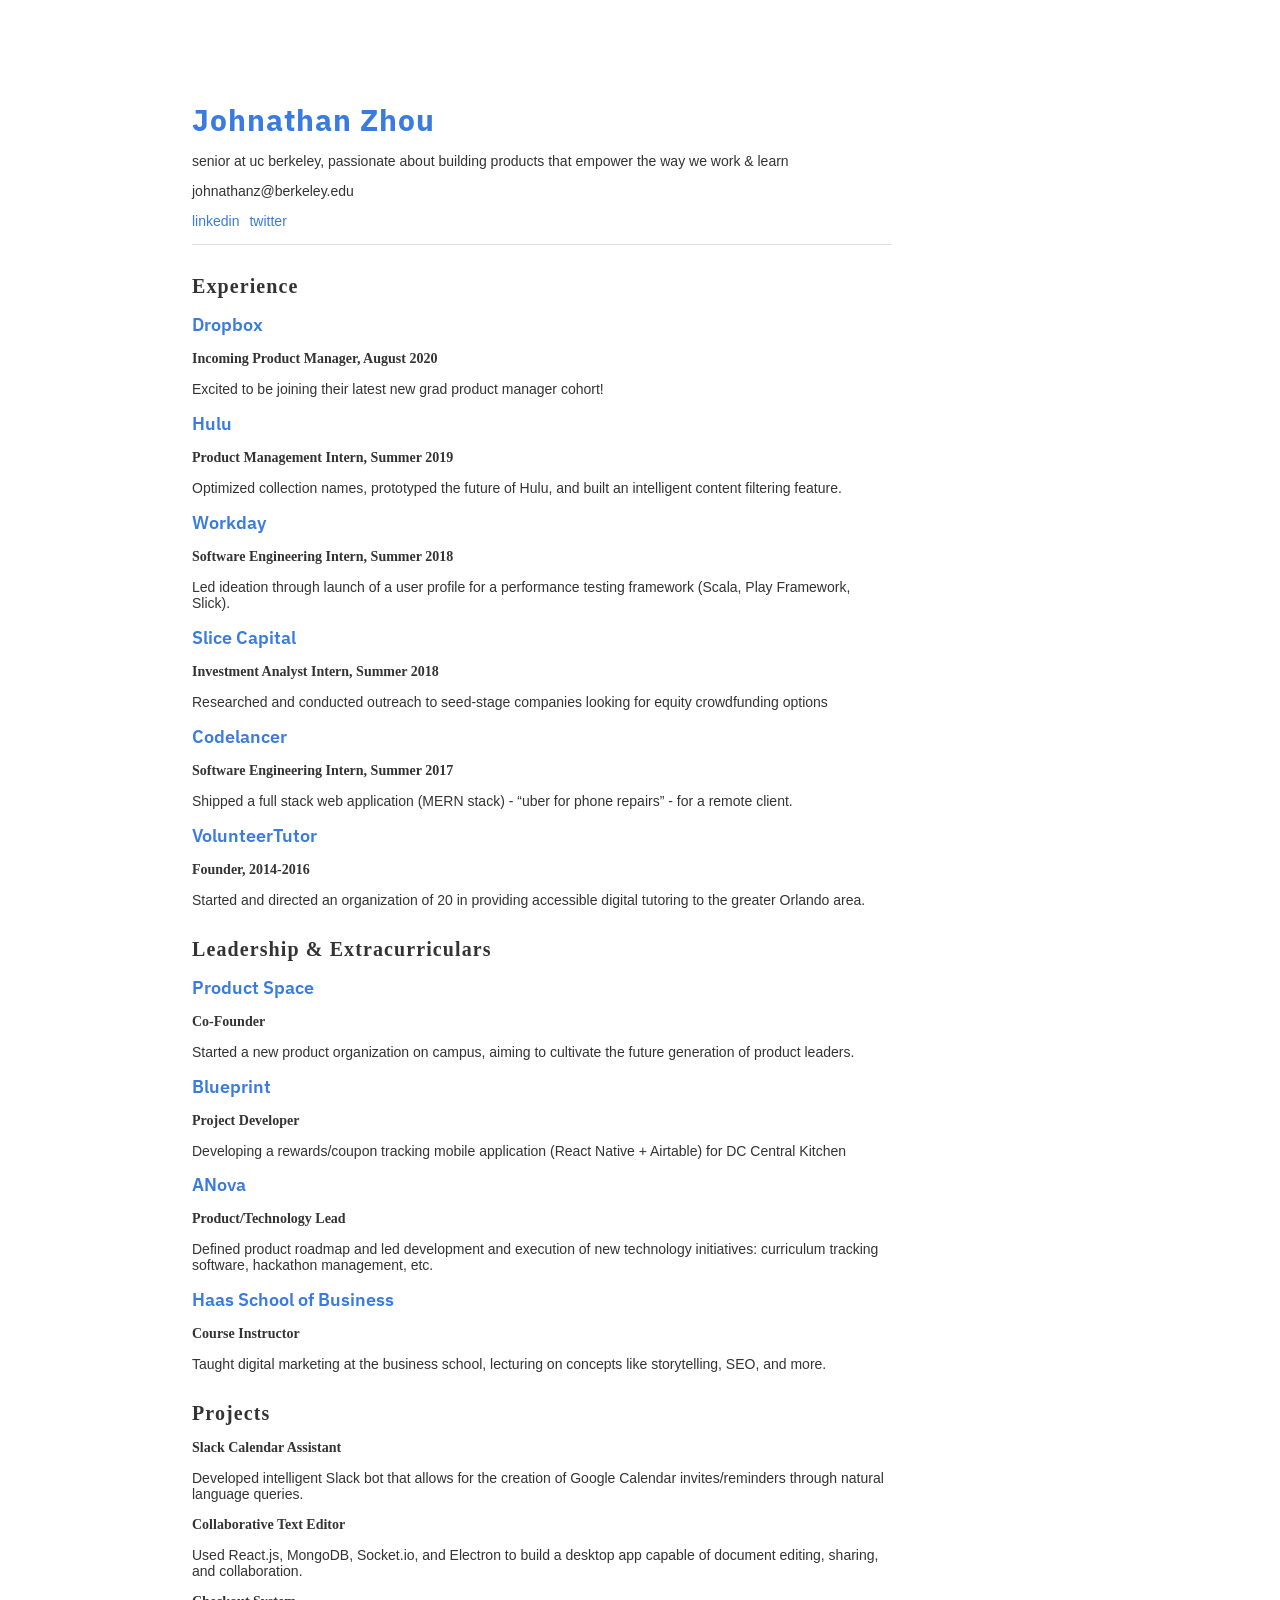
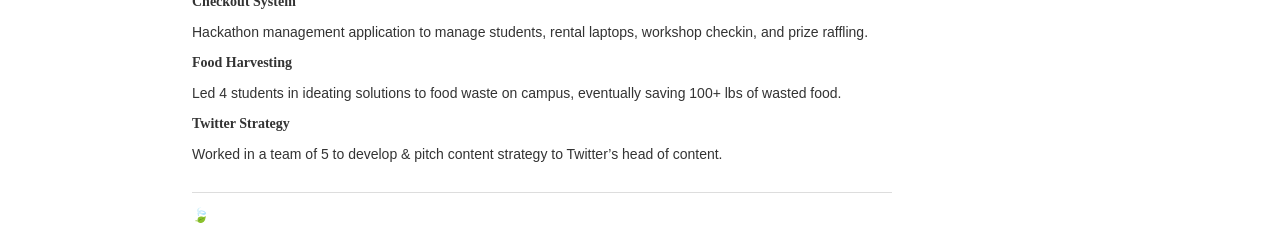
<file: index.html>
<!-- Meta -->
<meta http-equiv="Content-Type" content="text/html; charset=UTF-8" />
<meta name="viewport" content="width=device-width, initial-scale=1.0, maximum-scale=1.0, user-scalable=0" />
<!-- For Google Site Verification -->
<!-- <meta name="google-site-verification" content="YuTOY7X219K3nDFGQhK0ZhWAs9W1rGL5djqGtCT5RRY" /> -->

<!-- Meta: For LinkedIn -->
<meta property='og:title' content="Johnathan Zhou" />
<meta property='og:image' content="https://ibb.co/ckx13H" />
<meta property='og:description' content="Johnathan Zhou's personal website" />
<meta property='og:url' content="https://johnathanzhou.com" />

<!-- Title -->
<title>Johnathan Zhou </title>

<link rel="shortcut icon" href="./fav.jpg">
<link rel="apple-touch-icon" href="./fav.jpg">
<link rel="apple-touch-icon" sizes="76x76" href="./fav.jpg">

<html>
  <head></head>
  <script></script>
  <link href="https://fonts.googleapis.com/css?family=IBM+Plex+Sans&display=swap" rel="stylesheet">
  <link href="https://rsms.me/inter/inter.css" rel="stylesheet">
  <link rel="stylesheet" href="./assets/css/main.css">
  <body>
    <header>
    </header>
    <div class="title"><a href="https://johnathanzhou.com">Johnathan Zhou</a></div>
    <p>senior at uc berkeley, passionate about building products that empower the way we work & learn</p>
    <p>johnathanz@berkeley.edu </p>
    <div class="links">
      <a target="_blank" href="https://linkedin.com/in/johnathanz">linkedin</a>
      <a target="_blank" href="https://twitter.com/johnathanzhou">twitter</a>
    </div>
    <h1>Experience</h1>
    <h2><a target="_blank" href="https://dropbox.com">Dropbox</a></h2>
    <h3>Incoming Product Manager, August 2020</h3>
    <p>Excited to be joining their latest new grad product manager cohort!</p>
    <h2><a target="_blank" href="https://hulu.com">Hulu</a></h2>
    <h3>Product Management Intern, Summer 2019</h3>
    <p>Optimized collection names, prototyped the future of Hulu, and built an intelligent content filtering feature.</p>
    <h2><a target="_blank" href="https://workday.com">Workday</a></h2>
    <h3>Software Engineering Intern, Summer 2018</h3>
    <p>Led ideation through launch of a user profile for a performance testing framework (Scala, Play Framework, Slick).</p>
    <h2><a target="_blank" href="https://slice.capital">Slice Capital</a></h2>
    <h3>Investment Analyst Intern, Summer 2018</h3>
    <p>Researched and conducted outreach to seed-stage companies looking for equity crowdfunding options</p>
    <h2><a href="#">Codelancer</a></h2>
    <h3>Software Engineering Intern, Summer 2017</h3>
    <p>Shipped a full stack web application (MERN stack) -  “uber for phone repairs” - for a remote client.</p>
    <h2><a href="#">VolunteerTutor</a></h2>
    <h3>Founder, 2014-2016</h3>
    <p>Started and directed an organization of 20 in providing accessible digital tutoring to the greater Orlando area.</p>
    <h1>Leadership & Extracurriculars</h1>
    <h2><a target="_blank" href="https://productspace.org">Product Space</a></h2>
    <h3>Co-Founder</h3>
    <p>Started a new product organization on campus, aiming to cultivate the future generation of product leaders.</p>
    <h2><a target="_blank" href="https://calblueprint.org">Blueprint</a></h2>
    <h3>Project Developer</h3>
    <p>Developing a rewards/coupon tracking mobile application (React Native + Airtable) for DC Central Kitchen</p>
    <h2><a target="_blank" href="https://berkeleyanova.org">ANova</a></h2>
    <h3>Product/Technology Lead</h3>
    <p>Defined product roadmap and led development and execution of new technology initiatives: curriculum tracking software, hackathon management, etc. </p>
    <h2><a target="_blank" href="https://haas.berkeley.edu">Haas School of Business</a></h2>
    <h3>Course Instructor</h3>
    <p>Taught digital marketing at the business school, lecturing on concepts like storytelling, SEO, and more.</p>
    <h1>Projects</h1>
    <h3>Slack Calendar Assistant</h3>
    <p>Developed intelligent Slack bot that allows for the creation of Google Calendar invites/reminders through natural language queries.</p>
    <h3>Collaborative Text Editor</h3>
    <p>Used React.js, MongoDB, Socket.io, and Electron to build a desktop app capable of document editing, sharing, and collaboration.</p>
    <h3>Checkout System</h3>
    <p>Hackathon management application to manage students, rental laptops, workshop checkin, and prize raffling.</p>
    <h3>Food Harvesting</h3>
    <p>Led 4 students in ideating solutions to food waste on campus, eventually saving 100+ lbs of wasted food.</p>
    <h3>Twitter Strategy</h3>
    <p>Worked in a team of 5 to develop & pitch content strategy to Twitter’s head of content. </p>
    <footer>
      <p>🍃</p>
    </footer>
  </body>
</html>
</file>
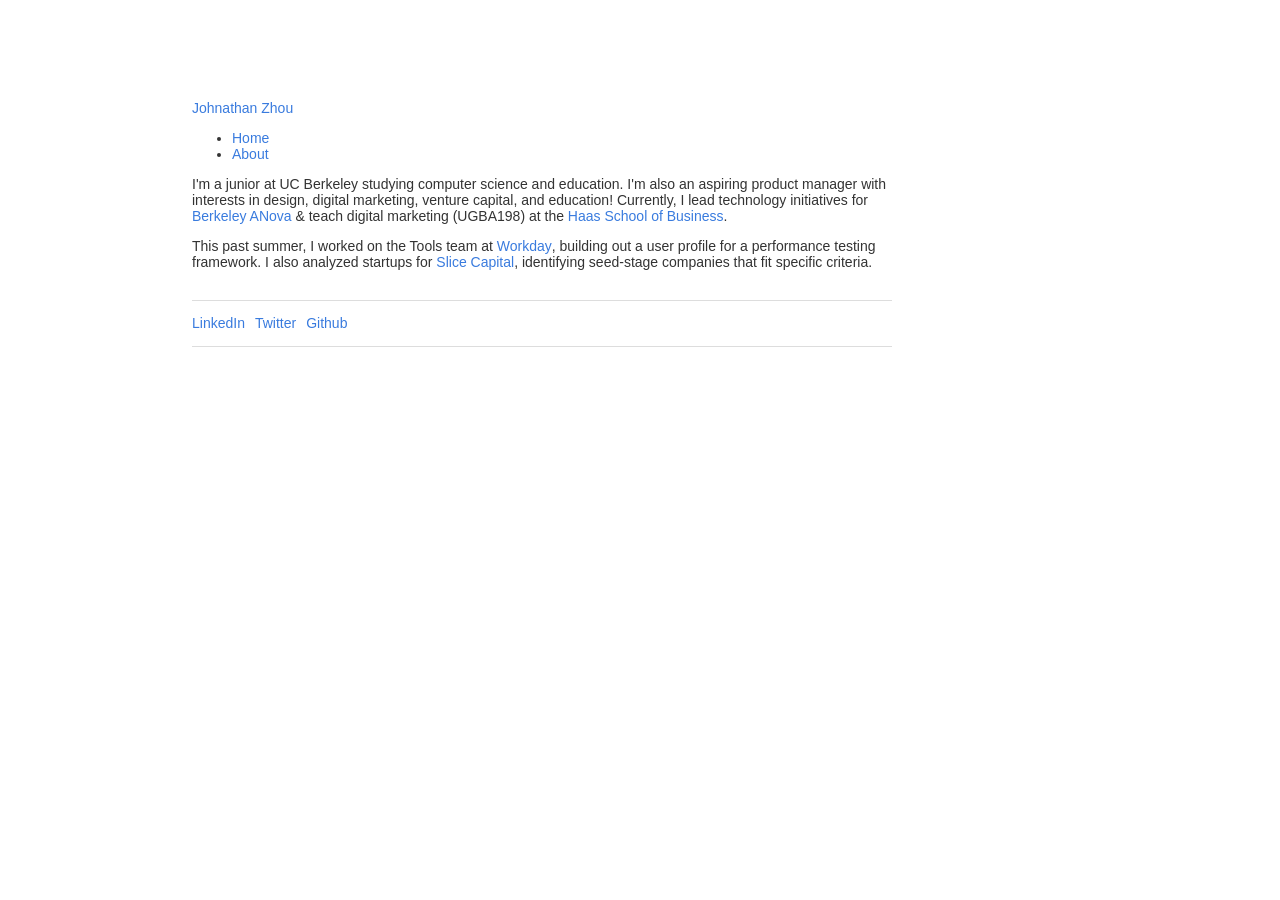
<file: about.html>
<!DOCTYPE html>
<html lang="en">

<!-- Meta -->
<meta http-equiv="Content-Type" content="text/html; charset=UTF-8" />
<!-- For Google Site Verification -->
<meta name="google-site-verification" content="YuTOY7X219K3nDFGQhK0ZhWAs9W1rGL5djqGtCT5RRY" />

<!-- Meta: For LinkedIn -->
<meta property='og:title' content="Johnathan Zhou" />
<meta property='og:image' content="https://ibb.co/ckx13H" />
<meta property='og:description' content="Johnathan Zhou's personal website" />
<meta property='og:url' content="https://johnathanzhou.com" />

<!-- Title -->
<title>About Johnathan Zhou </title>

<link rel="shortcut icon" href="./fav.jpg">
<link rel="apple-touch-icon" href="./fav.jpg">
<link rel="apple-touch-icon" sizes="76x76" href="./fav.jpg">
  <head>
    <link rel="stylesheet" href="./assets/css/main.css">
      <!-- Hotjar Tracking Code for johnathanzhou.com -->
      <script>
        (function(h,o,t,j,a,r){
            h.hj=h.hj||function(){(h.hj.q=h.hj.q||[]).push(arguments)};
            h._hjSettings={hjid:1049264,hjsv:6};
            a=o.getElementsByTagName('head')[0];
            r=o.createElement('script');r.async=1;
            r.src=t+h._hjSettings.hjid+j+h._hjSettings.hjsv;
            a.appendChild(r);
        })(window,document,'https://static.hotjar.com/c/hotjar-','.js?sv=');
      </script>
  </head>
  <body>
    <div class="gradient"></div>
    <div class="main">
      <div class="section">
        <div class="upperBar">
           <div class="icon">
             <a href="/">Johnathan Zhou</a>
           </div>
           <ul class="upperRight">
             <li>
               <a id="home" href="/">
                 Home
                </a>
            </li>
            <li>
              <a class="active" href="about.html">
                About
              </a>
            </li>
           </ul>
        </div>
      <div class="about">
        <p>I'm a junior at UC Berkeley studying computer science and education. I'm also an aspiring product manager with interests in design, digital marketing, venture capital, and education! 
        Currently, I lead technology initiatives for <a target="_blank" class="link-nova" href="https://berkeleyanova.org">Berkeley ANova</a> & teach digital marketing (UGBA198) at the 
        <a target="_blank" href="https://haas.berkeley.edu/" class="link-yellow">Haas School of Business</a>. </p>
        <p>This past summer, I worked on the Tools team at <a target="_blank" href="https://workday.com" class="link-blue">Workday</a>, building out a user profile for a performance testing framework. 
        I also analyzed startups for <a target="_blank" href="https://slice.capital" class="link-orange">Slice Capital</a>, identifying seed-stage companies 
        that fit specific criteria. </p>
        <!-- <p> Here's my <a target="_blank" class="resume" href="assets/Johnathan_Zhou.pdf">resume</a>!</p> -->
      </div>
      </div>
    </div>
  </body>
  <footer>
    <div class="footer">
      <ul class="links">
        <li>
          <a target="_blank" href="https://linkedin.com/in/johnathanz">LinkedIn</a>
        </li>
        <li>
          <a target="_blank" href="https://twitter.com/@johnathanzhou">Twitter</a>
        </li>
        <li>
          <a target="_blank" href="https://github.com/johnathanzhou">Github</a>
        </li>
      </ul>
    </div>
  </footer>
</html>
</file>
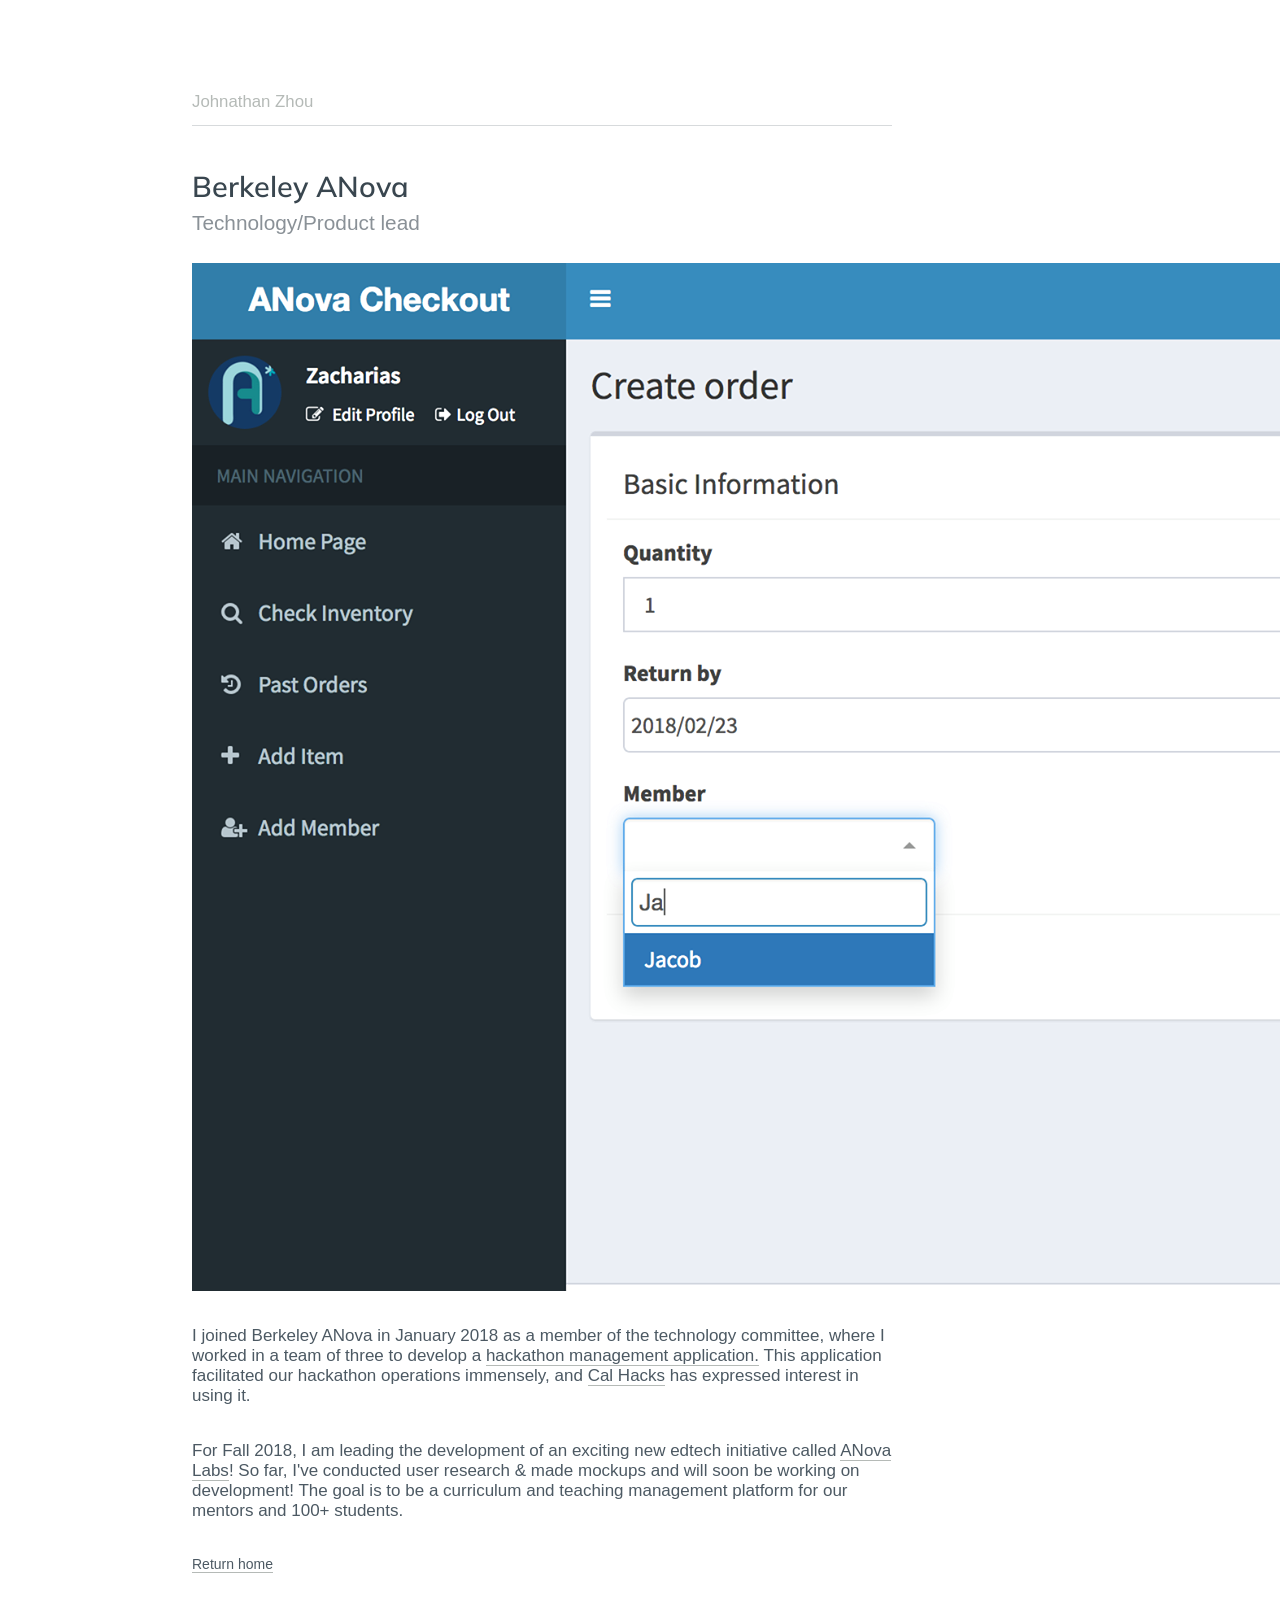
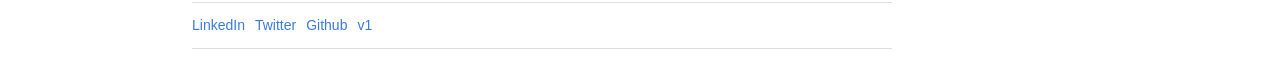
<file: anova.html>
<title>JZ - ANova </title>


<link rel="shortcut icon" href="./fav.jpg">
<link rel="apple-touch-icon" href="./fav.jpg">
<link rel="apple-touch-icon" sizes="76x76" href="./fav.jpg">

<html>
  <head>
    <link rel="stylesheet"
          href="https://fonts.googleapis.com/css?family=Barlow:400, 900|Roboto+Mono:500, 900|Muli|Fira+Sans:300, 400, 500, 900|Lato:300, 400, 500, 900">
    <style>
    </style>
    <link rel="stylesheet" href="./assets/css/main.css">
    <link rel="stylesheet" href="./assets/css/page.css">
  </head>
  <body>
    <div class="gradient"></div>
    <div class="main higher">
      <div class="section">
        <div class="upperBar">
            <div class="page-icon">
                <a href="/">Johnathan Zhou</a>
            </div>
            
        </div>
        <div>
            <div class="page-company">Berkeley ANova</div>
            <div class="page-role">Technology/Product lead</div>
        </div>
        <div class="page-image">
            <img src="./assets/images/anovac.png">
        </div>
        <div class="page-about">
            <p>
                I joined Berkeley ANova in January 2018 as a member of the technology committee, where I worked in a team of three
                to develop a <a class="page-link" target="_blank" href="https://github.com/ANovaBerkeley/checkout-system">hackathon management application.</a>
                This application facilitated our hackathon operations immensely, and 
                <a class="page-link" target="_blank" href="https://calhacks.io/">Cal Hacks</a> has expressed interest in using it.
            </p>
            <p>
                For Fall 2018, I am leading the development of an exciting new edtech initiative called 
                <a class="page-link" target="_blank" href="https://medium.com/@berkeleyanovapr/anova-labs-1221539272cc">ANova Labs</a>!
                So far, I've conducted user research & made mockups and will soon be working on development! The goal is to be a curriculum 
                and teaching management platform for our mentors and 100+ students.
            </p>
            <p>
                
            </p>
        </div>
        <a class="page-link" href="/">Return home</a>
      </div>
    </div>
    <div class="body-after"></div>
  </body>
  <footer>
    <ul class="links">
      <li>
        <a target="_blank" href="https://linkedin.com/in/johnathanz">LinkedIn</a>
      </li>
      <li>
        <a target="_blank" href="https://twitter.com/@johnathanzhou">Twitter</a>
      </li>
      <li>
        <a target="_blank" href="https://github.com/johnathanzhou">Github</a>
      </li>
      <li>
        <a target="_blank" href="./v1/index.html">v1</a>
      </li>
    </ul>
  </footer>
</html>
<script>
</script>
</file>
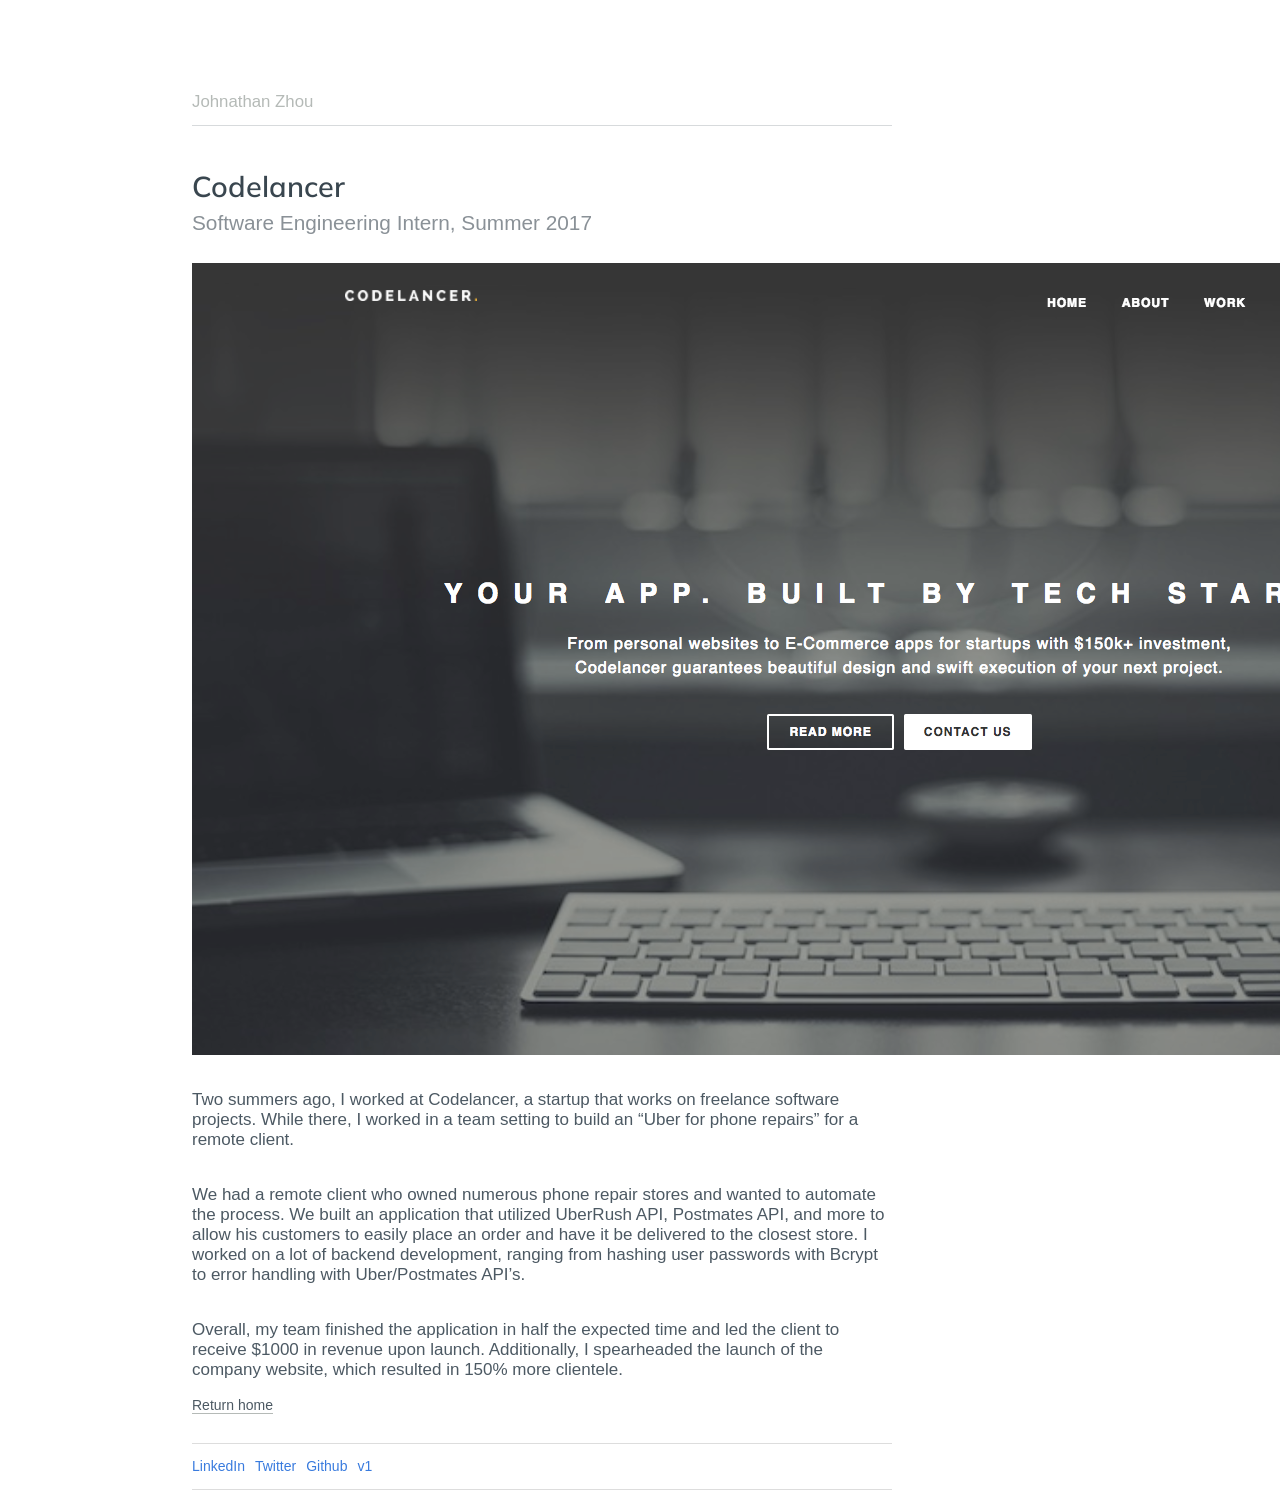
<file: codelnc.html>
<title>JZ - Codelancer </title>


<link rel="shortcut icon" href="./fav.jpg">
<link rel="apple-touch-icon" href="./fav.jpg">
<link rel="apple-touch-icon" sizes="76x76" href="./fav.jpg">

<html>
  <head>
    <link rel="stylesheet"
          href="https://fonts.googleapis.com/css?family=Barlow:400, 900|Roboto+Mono:500, 900|Muli|Fira+Sans:300, 400, 500, 900">
    <style>
    </style>
    <link rel="stylesheet" href="./assets/css/main.css">
    <link rel="stylesheet" href="./assets/css/page.css">
  </head>
  <body>
    <div class="gradient"></div>
    <div class="main higher">
      <div class="section">
        <div class="upperBar">
            <div class="page-icon">
                <a href="/">Johnathan Zhou</a>
            </div>
            
        </div>
        <div>
            <div class="page-company">Codelancer</div>
            <div class="page-role">Software Engineering Intern, Summer 2017</div>
        </div>
        <div class="page-image">
            <img src="./assets/images/codelancer.jpg">
        </div>
        <div class="page-about">
            <p>
                Two summers ago, I worked at Codelancer, a startup that works on freelance software projects. 
                While there, I worked in a team setting to build an “Uber for phone repairs” for a remote client.
            </p>
            <p>
                We had a remote client who owned numerous phone repair stores and wanted to automate the process. We built 
                an application that utilized UberRush API, Postmates API, and more to allow his customers to easily place
                an order and have it be delivered to the closest store. I worked on a lot of backend development, ranging 
                from hashing user passwords with Bcrypt to error handling with Uber/Postmates API’s.
            </p>
            <p>
               Overall, my team finished the application in half the expected time and led the client to receive $1000 in revenue 
               upon launch. Additionally, I spearheaded the launch of the company website, which resulted in 150% more clientele.
            </p>
        </div>
        <a class="page-link" href="/">Return home</a>
      </div>
    </div>
    <div class="body-after"></div>
  </body>
  <footer>
    <ul class="links">
      <li>
        <a target="_blank" href="https://linkedin.com/in/johnathanz">LinkedIn</a>
      </li>
      <li>
        <a target="_blank" href="https://twitter.com/@johnathanzhou">Twitter</a>
      </li>
      <li>
        <a target="_blank" href="https://github.com/johnathanzhou">Github</a>
      </li>
      <li>
        <a target="_blank" href="./v1/index.html">v1</a>
      </li>
    </ul>
  </footer>
</html>
<script>
</script>
</file>
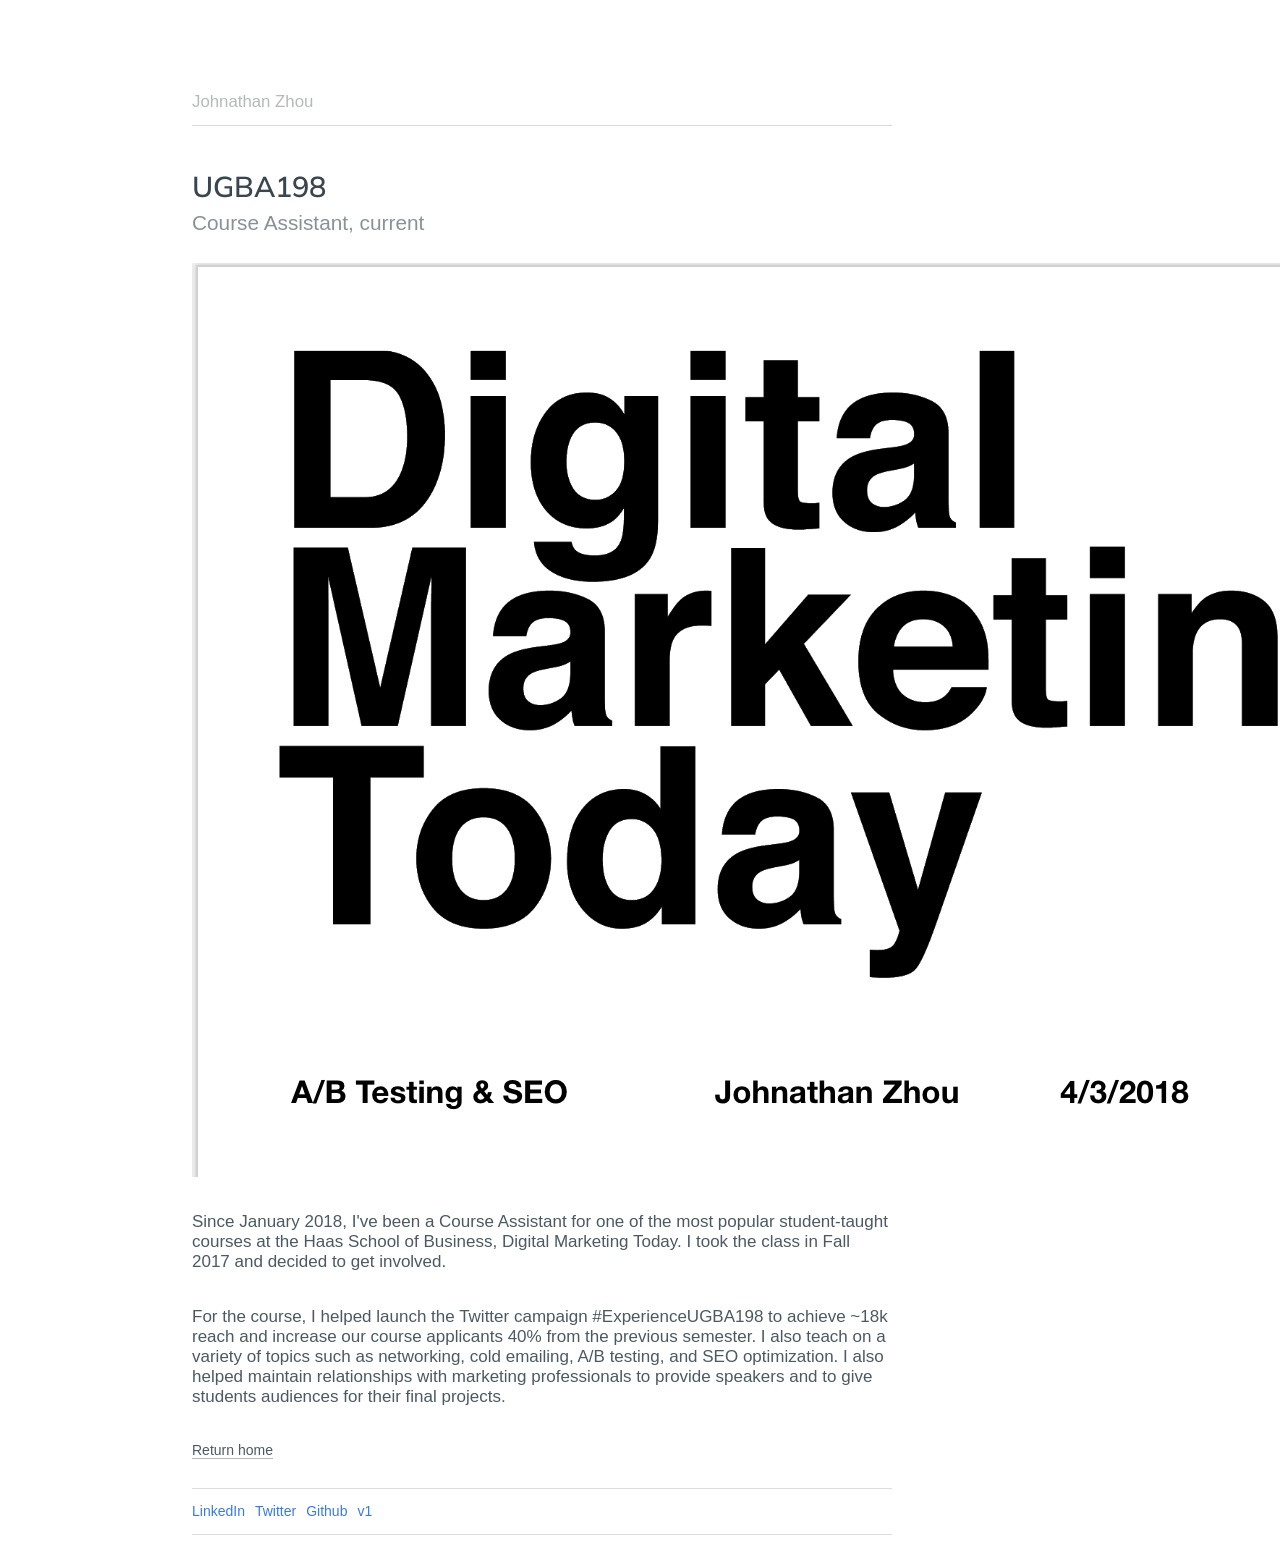
<file: Haas.html>
<title>JZ - Haas </title>


<link rel="shortcut icon" href="./fav.jpg">
<link rel="apple-touch-icon" href="./fav.jpg">
<link rel="apple-touch-icon" sizes="76x76" href="./fav.jpg">

<html>
  <head>
    <link rel="stylesheet"
          href="https://fonts.googleapis.com/css?family=Barlow:400, 900|Roboto+Mono:500, 900|Muli|Fira+Sans:300, 400, 500, 900">
    <style>
    </style>
    <link rel="stylesheet" href="./assets/css/main.css">
    <link rel="stylesheet" href="./assets/css/page.css">
  </head>
  <body>
    <div class="gradient"></div>
    <div class="main higher">
      <div class="section">
        <div class="upperBar">
            <div class="page-icon">
                <a href="/">Johnathan Zhou</a>
            </div>
            
        </div>
        <div>
            <div class="page-company">UGBA198</div>
            <div class="page-role">Course Assistant, current</div>
        </div>
        <div class="page-image">
            <img src="./assets/images/dmt.png">
        </div>
        <div class="page-about">
            <p>
                Since January 2018, I've been a Course Assistant for one of the most popular student-taught courses at the Haas School of Business,
                Digital Marketing Today. I took the class in Fall 2017 and decided to get involved. 
            </p>
            <p>
                For the course, I helped launch the Twitter campaign #ExperienceUGBA198 to achieve ~18k reach and increase our course applicants 40% from 
                the previous semester. I also teach on a variety of topics such as networking, cold emailing, A/B testing, and SEO optimization. I also helped
                maintain relationships with marketing professionals to provide speakers and to give students audiences for their final projects.
            </p>
            <p>
                
            </p>
        </div>
        <a class="page-link" href="/">Return home</a>
      </div>
    </div>
    <div class="body-after"></div>
  </body>
  <footer>
    <ul class="links">
      <li>
        <a target="_blank" href="https://linkedin.com/in/johnathanz">LinkedIn</a>
      </li>
      <li>
        <a target="_blank" href="https://twitter.com/@johnathanzhou">Twitter</a>
      </li>
      <li>
        <a target="_blank" href="https://github.com/johnathanzhou">Github</a>
      </li>
      <li>
        <a target="_blank" href="./v1/index.html">v1</a>
      </li>
    </ul>
  </footer>
</html>
<script>
</script>
</file>
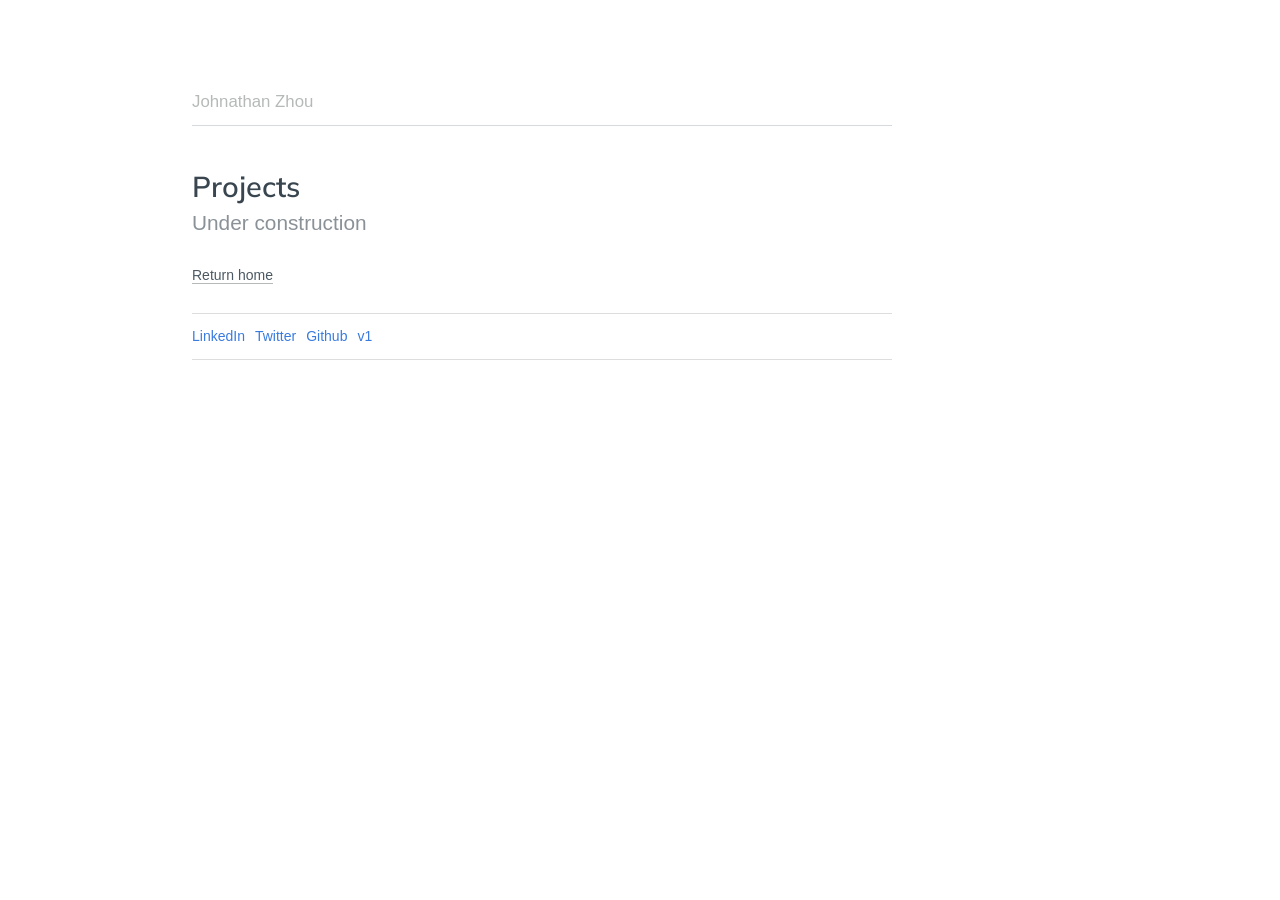
<file: projects.html>
<title>Projects </title>


<link rel="shortcut icon" href="./fav.jpg">
<link rel="apple-touch-icon" href="./fav.jpg">
<link rel="apple-touch-icon" sizes="76x76" href="./fav.jpg">

<html>
  <head>
    <link rel="stylesheet"
          href="https://fonts.googleapis.com/css?family=Barlow:400, 900|Roboto+Mono:500, 900|Muli|Fira+Sans:300, 400, 500, 900">
    <style>
    </style>
    <link rel="stylesheet" href="./assets/css/main.css">
    <link rel="stylesheet" href="./assets/css/page.css">
  </head>
  <body>
    <div class="gradient"></div>
    <div class="main higher">
      <div class="section">
        <div class="upperBar">
            <div class="page-icon">
                <a href="/">Johnathan Zhou</a>
            </div>
            
        </div>
        <div>
            <div class="page-company">Projects</div>
            <div class="page-role">Under construction</div>
            <br><br>
        </div>
        <a class="page-link" href="/">Return home</a>
      </div>
    </div>
    <div class="body-after"></div>
  </body>
  <footer>
    <ul class="links">
      <li>
        <a target="_blank" href="https://linkedin.com/in/johnathanz">LinkedIn</a>
      </li>
      <li>
        <a target="_blank" href="https://twitter.com/@johnathanzhou">Twitter</a>
      </li>
      <li>
        <a target="_blank" href="https://github.com/johnathanzhou">Github</a>
      </li>
      <li>
        <a target="_blank" href="./v1/index.html">v1</a>
      </li>
    </ul>
  </footer>
</html>
<script>
</script>
</file>
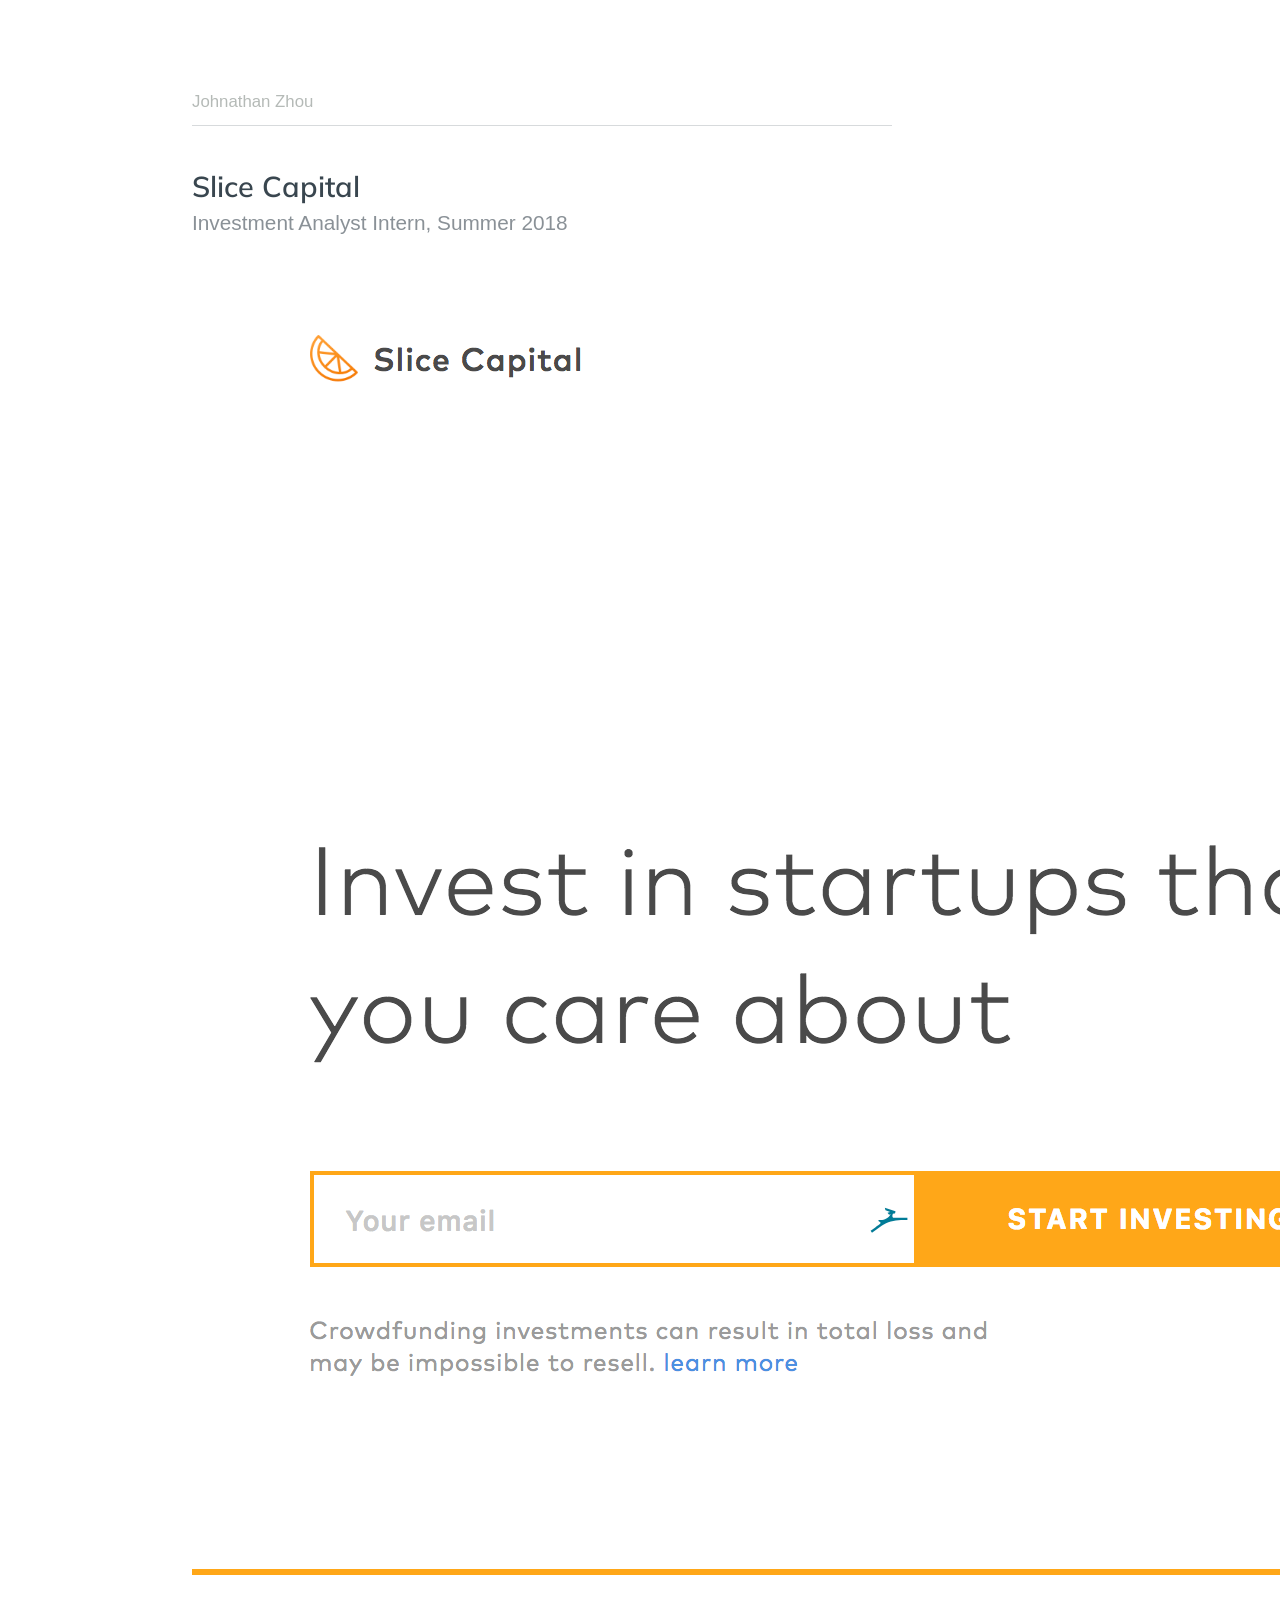
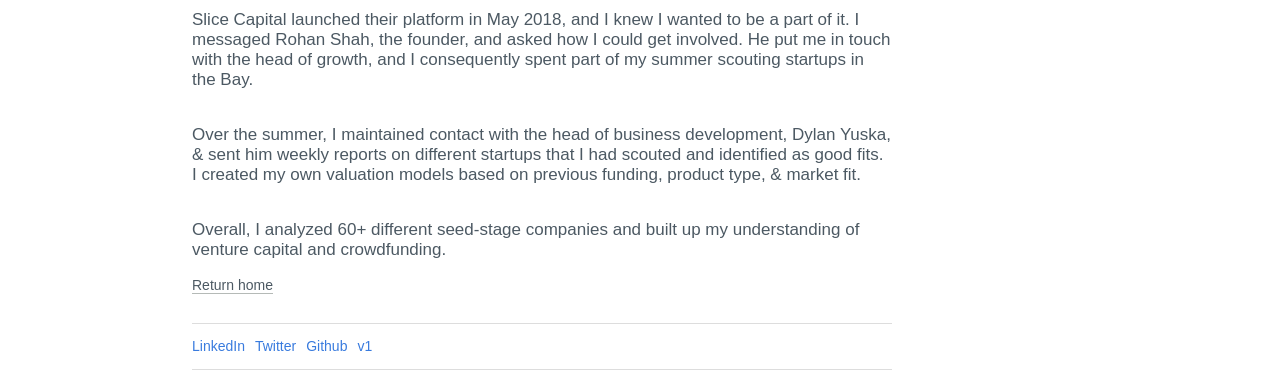
<file: slice.html>
<title>JZ - Slice Capital </title>


<link rel="shortcut icon" href="./fav.jpg">
<link rel="apple-touch-icon" href="./fav.jpg">
<link rel="apple-touch-icon" sizes="76x76" href="./fav.jpg">

<html>
  <head>
    <link rel="stylesheet"
          href="https://fonts.googleapis.com/css?family=Barlow:400, 900|Roboto+Mono:500, 900|Muli|Fira+Sans:300, 400, 500, 900|Lato:300, 400, 500, 900">
    <style>
    </style>
    <link rel="stylesheet" href="./assets/css/main.css">
    <link rel="stylesheet" href="./assets/css/page.css">
  </head>
  <body>
    <div class="gradient"></div>
    <div class="main higher">
      <div class="section">
        <div class="upperBar">
            <div class="page-icon">
                <a href="/">Johnathan Zhou</a>
            </div>
            
        </div>
        <div>
            <div class="page-company">Slice Capital</div>
            <div class="page-role">Investment Analyst Intern, Summer 2018</div>
        </div>
        <div class="page-image">
            <img src="./assets/images/sliceLand.png">
        </div>
        <div class="page-about">
            <p>
                Slice Capital launched their platform in May 2018, and I knew I wanted to be a part of it. I messaged Rohan Shah, the founder, and asked
                how I could get involved. He put me in touch with the head of growth, and I consequently spent part of my summer scouting startups in the Bay.
            </p>
            <p>
                Over the summer, I maintained contact with the head of business development, Dylan Yuska, & sent him weekly reports on
                different startups that I had scouted and identified as good fits. I created my own valuation models based on previous 
                funding, product type, & market fit. 
            </p>
            <p>
                Overall, I analyzed 60+ different seed-stage companies and built up my understanding of venture capital and crowdfunding.
            </p>
        </div>
        <a class="page-link" href="/">Return home</a>
      </div>
    </div>
    <div class="body-after"></div>
  </body>
  <footer>
    <ul class="links">
      <li>
        <a target="_blank" href="https://linkedin.com/in/johnathanz">LinkedIn</a>
      </li>
      <li>
        <a target="_blank" href="https://twitter.com/@johnathanzhou">Twitter</a>
      </li>
      <li>
        <a target="_blank" href="https://github.com/johnathanzhou">Github</a>
      </li>
      <li>
        <a target="_blank" href="./v1/index.html">v1</a>
      </li>
    </ul>
  </footer>
</html>
<script>
</script>
</file>
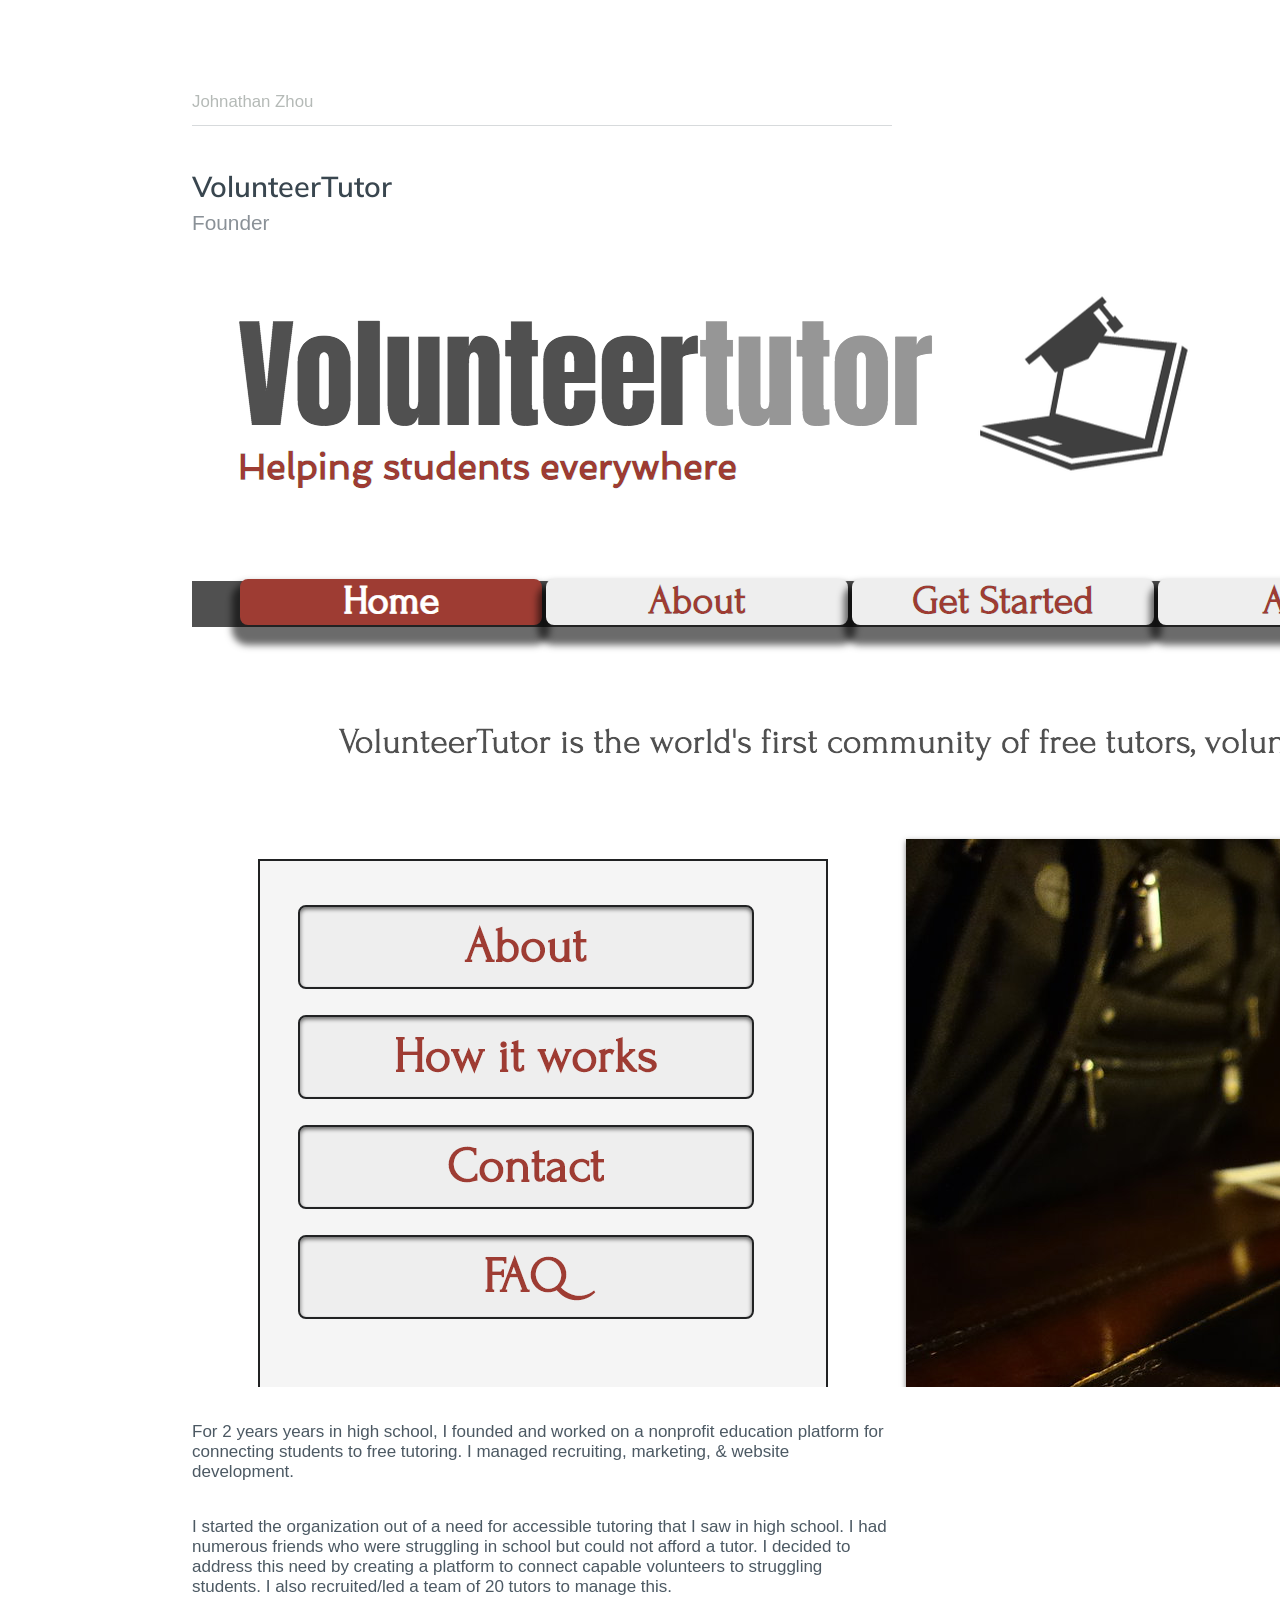
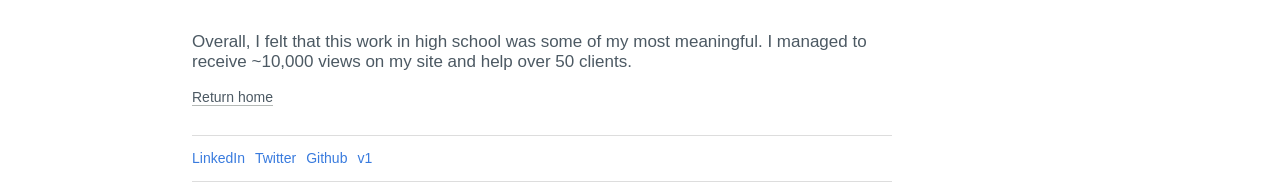
<file: vt.html>
<title>JZ - VolunteerTutor </title>


<link rel="shortcut icon" href="./fav.jpg">
<link rel="apple-touch-icon" href="./fav.jpg">
<link rel="apple-touch-icon" sizes="76x76" href="./fav.jpg">

<html>
  <head>
    <link rel="stylesheet"
          href="https://fonts.googleapis.com/css?family=Barlow:400, 900|Roboto+Mono:500, 900|Muli|Fira+Sans:300, 400, 500, 900|Lato:300, 400, 500, 900">
    <style>
    </style>
    <link rel="stylesheet" href="./assets/css/main.css">
    <link rel="stylesheet" href="./assets/css/page.css">
  </head>
  <body>
    <div class="gradient"></div>
    <div class="main higher">
      <div class="section">
        <div class="upperBar">
            <div class="page-icon">
                <a href="/">Johnathan Zhou</a>
            </div>
            
        </div>
        <div>
            <div class="page-company">VolunteerTutor</div>
            <div class="page-role">Founder</div>
        </div>
        <div class="page-image">
            <img src="./assets/images/vtland.png">
        </div>
        <div class="page-about">
            <p>
                For 2 years years in high school, I founded and worked on a nonprofit education platform for connecting students to free tutoring. 
                I managed recruiting, marketing, & website development.
            </p>
            <p>
                I started the organization out of a need for accessible tutoring that I saw in high school. I had numerous friends who 
                were struggling in school but could not afford a tutor. I decided to address this need by creating a platform to connect 
                capable volunteers to struggling students. I also recruited/led a team of 20 tutors to manage this.
            </p>
            <p>
               Overall, I felt that this work in high school was some of my most meaningful. I managed to receive ~10,000 views on my site
               and help over 50 clients.
               
            </p>
        </div>
        <a class="page-link" href="/">Return home</a>
      </div>
    </div>
    <div class="body-after"></div>
  </body>
  <footer>
    <ul class="links">
      <li>
        <a target="_blank" href="https://linkedin.com/in/johnathanz">LinkedIn</a>
      </li>
      <li>
        <a target="_blank" href="https://twitter.com/@johnathanzhou">Twitter</a>
      </li>
      <li>
        <a target="_blank" href="https://github.com/johnathanzhou">Github</a>
      </li>
      <li>
        <a target="_blank" href="./v1/index.html">v1</a>
      </li>
    </ul>
  </footer>
</html>
<script>
</script>
</file>
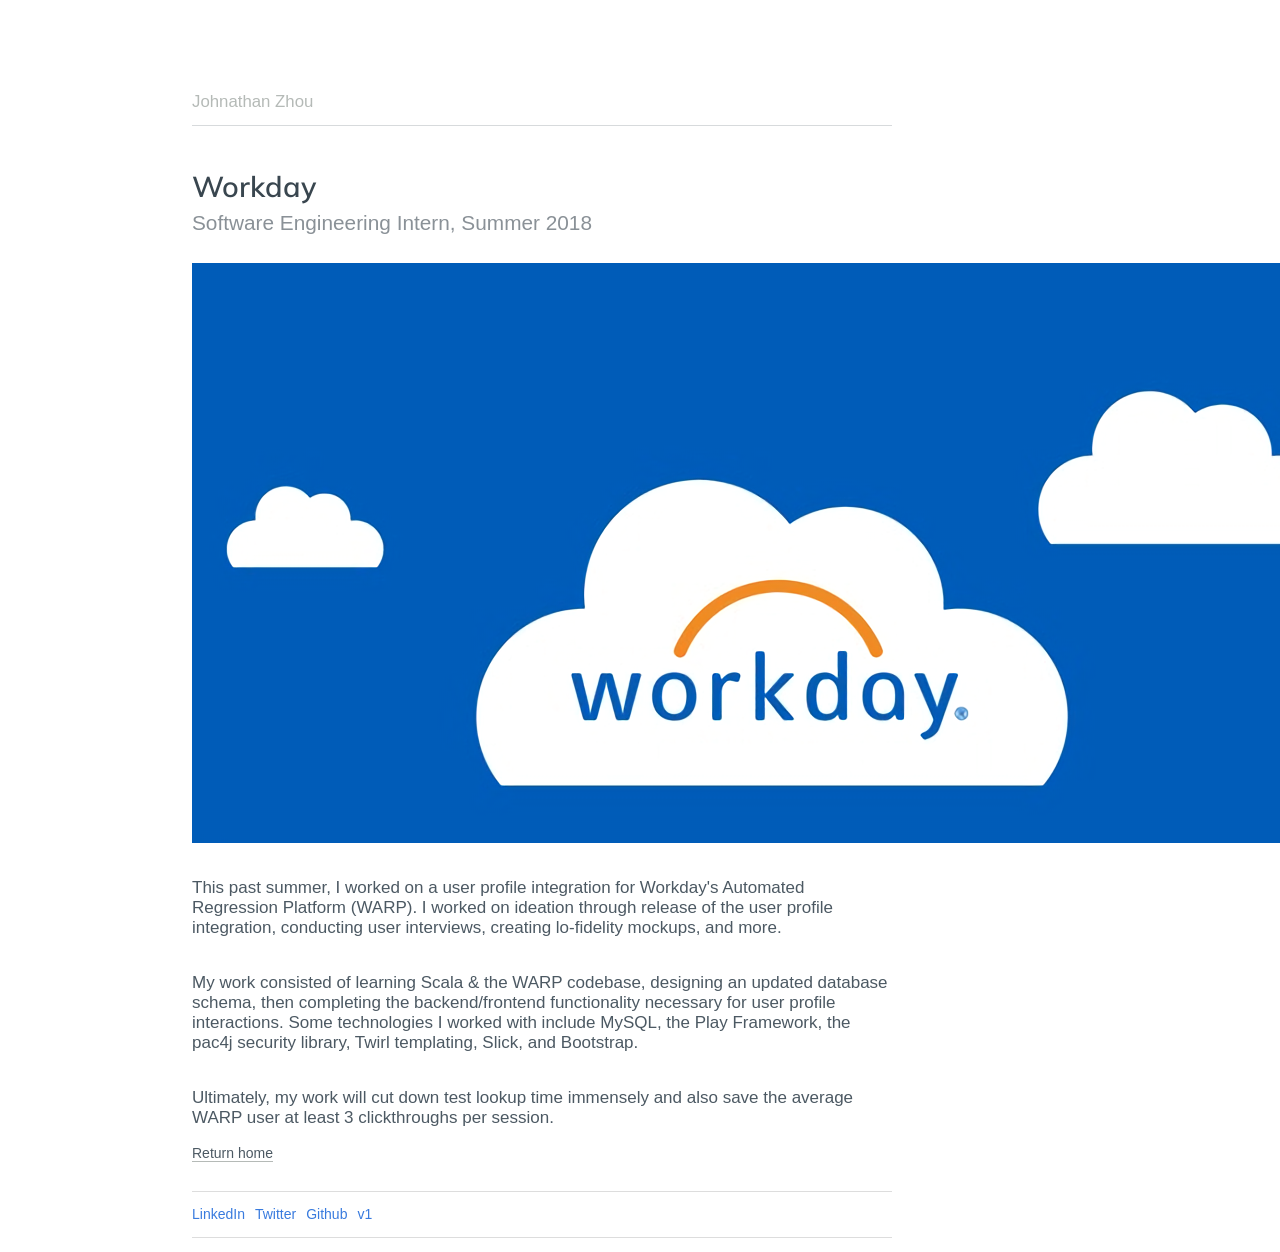
<file: workday.html>
<title>JZ - Workday </title>


<link rel="shortcut icon" href="./fav.jpg">
<link rel="apple-touch-icon" href="./fav.jpg">
<link rel="apple-touch-icon" sizes="76x76" href="./fav.jpg">

<html>
  <head>
    <style>
    </style>
    <link rel="stylesheet" href="./assets/css/main.css">
    <link rel="stylesheet" href="./assets/css/page.css">
  </head>
  <body>
    <div class="gradient"></div>
    <div class="main higher">
      <div class="section">
        <div class="upperBar">
            <div class="page-icon">
                <a href="/">Johnathan Zhou</a>
            </div>
            
        </div>
        <div>
            <div class="page-company">Workday</div>
            <div class="page-role">Software Engineering Intern, Summer 2018</div>
        </div>
        <div class="page-image">
            <img src="./assets/images/cloud.png">
        </div>
        <div class="page-about">
            <p>
                This past summer, I worked on a user profile integration for Workday's Automated Regression Platform (WARP). I worked on ideation through release of the user profile integration, conducting 
                user interviews, creating lo-fidelity mockups, and more.
            </p>
            <p>
                My work consisted of learning Scala & the WARP codebase, designing an updated database schema, then completing the backend/frontend functionality necessary for user profile interactions.
                Some technologies I worked with include MySQL, the Play Framework, the pac4j security library, Twirl templating, Slick, and Bootstrap.
            </p>
            <p>
                Ultimately, my work will cut down test lookup time immensely and also save the average WARP user at least 3 clickthroughs per session.
            </p>
        </div>
        <a class="page-link" href="/">Return home</a>
      </div>
    </div>
    <div class="body-after"></div>
  </body>
  <footer>
    <ul class="links">
      <li>
        <a target="_blank" href="https://linkedin.com/in/johnathanz">LinkedIn</a>
      </li>
      <li>
        <a target="_blank" href="https://twitter.com/@johnathanzhou">Twitter</a>
      </li>
      <li>
        <a target="_blank" href="https://github.com/johnathanzhou">Github</a>
      </li>
      <li>
        <a target="_blank" href="./v1/index.html">v1</a>
      </li>
    </ul>
  </footer>
</html>
<script>
</script>
</file>
<file: assets/css/main.css>
body {
    background-color: #fff;
    font: normal 14px "Inter", "Helvetica Neue", Helvetica, Arial, sans-serif;
    color: #333;
    max-width: 700px;
    width: 70%;
    margin-left: 15%;
    margin-top: 100px;
}

footer {
  border-top: 1px solid #ddd;
  margin-top: 30px;
}

.title {
  font-family: "IBM Plex Sans";
  font-size: 30px;
  font-weight: 900;
  letter-spacing: 1px
}

h1 {
  font: 600 20px "Inter";
  line-height: normal;
  letter-spacing: 1.1px;
  margin: 30px 0 10px 0;
}

h2 {
  font: 600 18px "IBM Plex Sans";
}

h3 {
  font: normal 14px "Inter";
  font-weight: 600;
  margin-top: 15px;
}

.links {
  display: flex;
  flex-flow: row wrap;
  list-style: none;
  padding: 0 0 15px 0;
  border-bottom: 1px solid #ddd
}

.links a {
  margin-right: 10px
}

a {
  color: #397bde;
  text-decoration: none;
  position: relative;
}

a:hover {
  background-image:-webkit-gradient(linear,left top,right top,color-stop(0,#ff4c7c),color-stop(90%,#09f));
  background-image:
    gradient(linear,left top,right        top,color-stop(0,#f22),color-stop(.15,#f2f),color-stop(.3,#22f),color-stop(.45,#2ff),color-stop(.6,#2f2),color-stop(.75,#2f2),color-stop(.9,#ff2),color-stop(1,#f22));
  color:transparent;
  -webkit-background-clip: text;
  background-clip: text;
   transition-delay:0.2s;
  transition: 1s ease;

}

a::after  {
  content:"";
  position: absolute;
  bottom: -2px;
  left:0%;
  width: 0;
  height: 1px;
  background-image:-webkit-gradient(linear,left top,right top,color-stop(0,#ff4c7c),color-stop(90%,#09f));  transform-origin:left;
  transition:width 0.7s ease;
}

a:hover::after {
    width:100%;
}
</file>
<file: assets/css/page.css>
@import url(https://fonts.googleapis.com/css?family=Muli:600|Avenir:400,600,900);

@keyframes fadein {
    from {
        opacity: 0;
        transform: translateY(20px)
    }
    to {
        opacity: 1;
        transform: translateY(0)
    }
  }
  

.higher {
    margin-top: -8px;
}

.page-icon {
    padding-bottom: 0.8rem;
    border-bottom: 1px solid #d7dadc; 
}

.page-icon a{
    text-decoration: none;
    color: #b5bab7;
    font-size: 1.05rem;
}

.page-icon a:hover {
    color: #56CCF2;  /* fallback for old browsers */
    color: -webkit-linear-gradient(to right, #2F80ED, #56CCF2);  /* Chrome 10-25, Safari 5.1-6 */
    color: linear-gradient(to right, #2F80ED, #56CCF2);
}

.page-company {
    animation: fadein .5s both;
    animation-delay: .1s;
    margin-top: 6%;
    font-size: 1.8rem;
    color: #39464f;
    font-weight: 600;
    font-family: "Muli", "Avenir", "sans-serif";
    font-style: normal;
}

.page-role {
    animation: fadein .5s both;
    animation-delay: .2s;
    margin-top: 1%;
    color: #8a9197;
    font-size: 1.3rem;
    font-weight: 300;
}

.page-image {
    margin-top: 4%;
    animation: fadein .5s both;
    animation-delay: .3s;
}

.section a {
    text-decoration: none;
}

.page-about p{
    animation: fadein .5s both;
    animation-delay: .6s;
    margin-top: 5%;
    color: #4c5963;
    font-size: 17px;
    font-weight: 300;
  }

.page-link {
    color: #4c5963;
    border-bottom: 1px solid #b5bab7
}

.page-link:hover {
    border-bottom: 2px solid #4c5963
}
</file>
